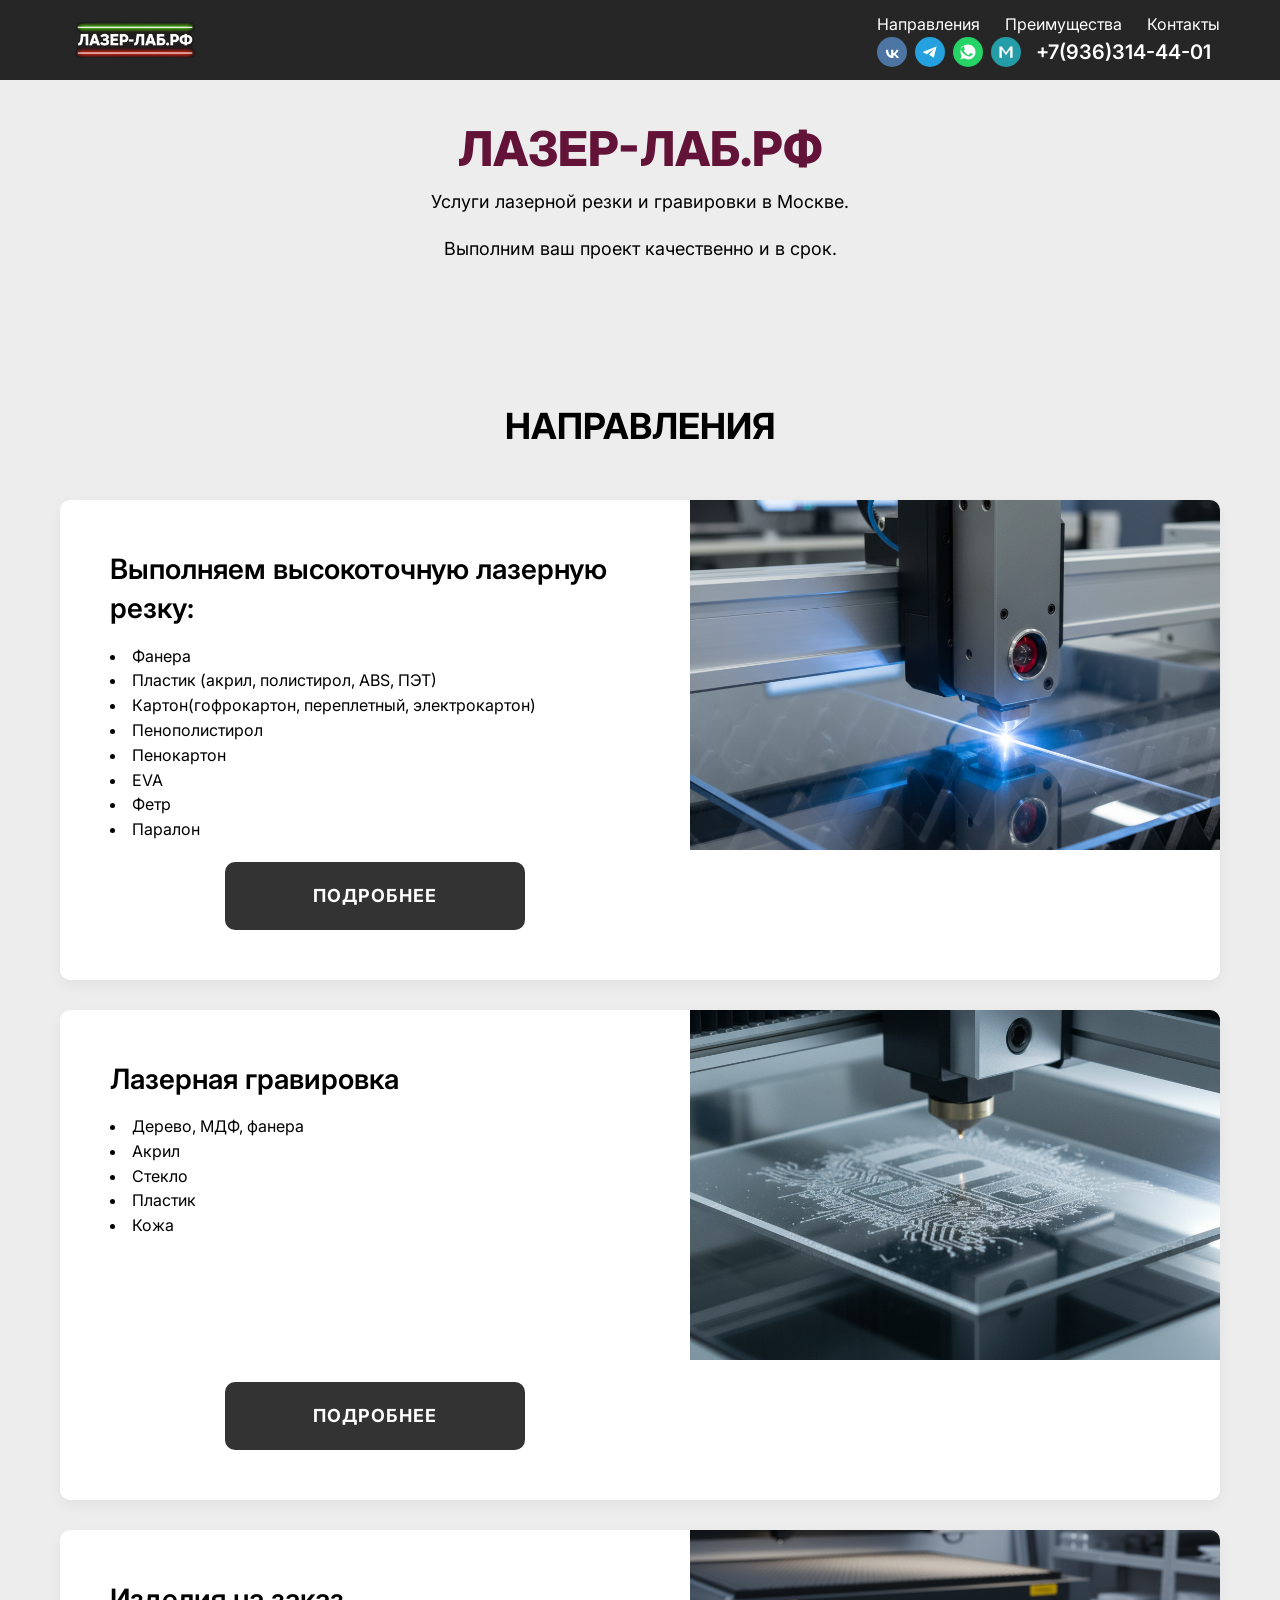
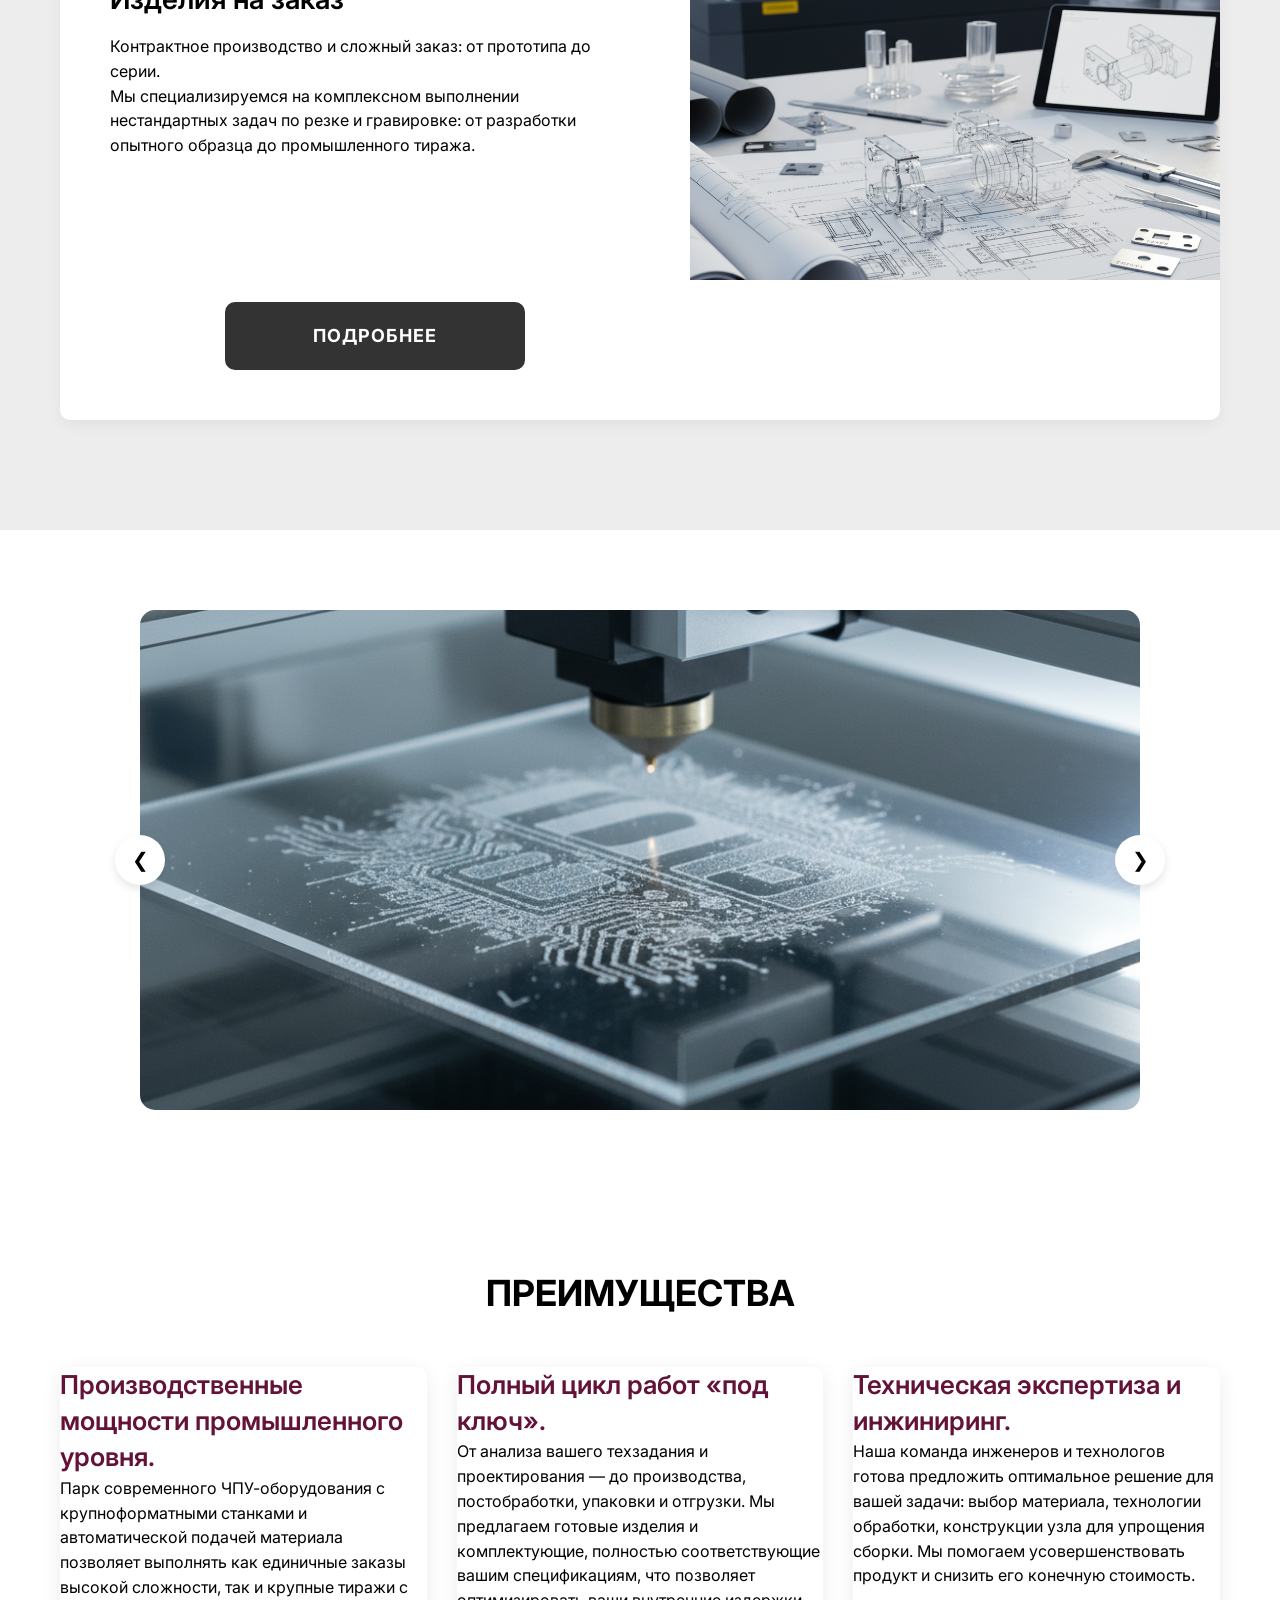
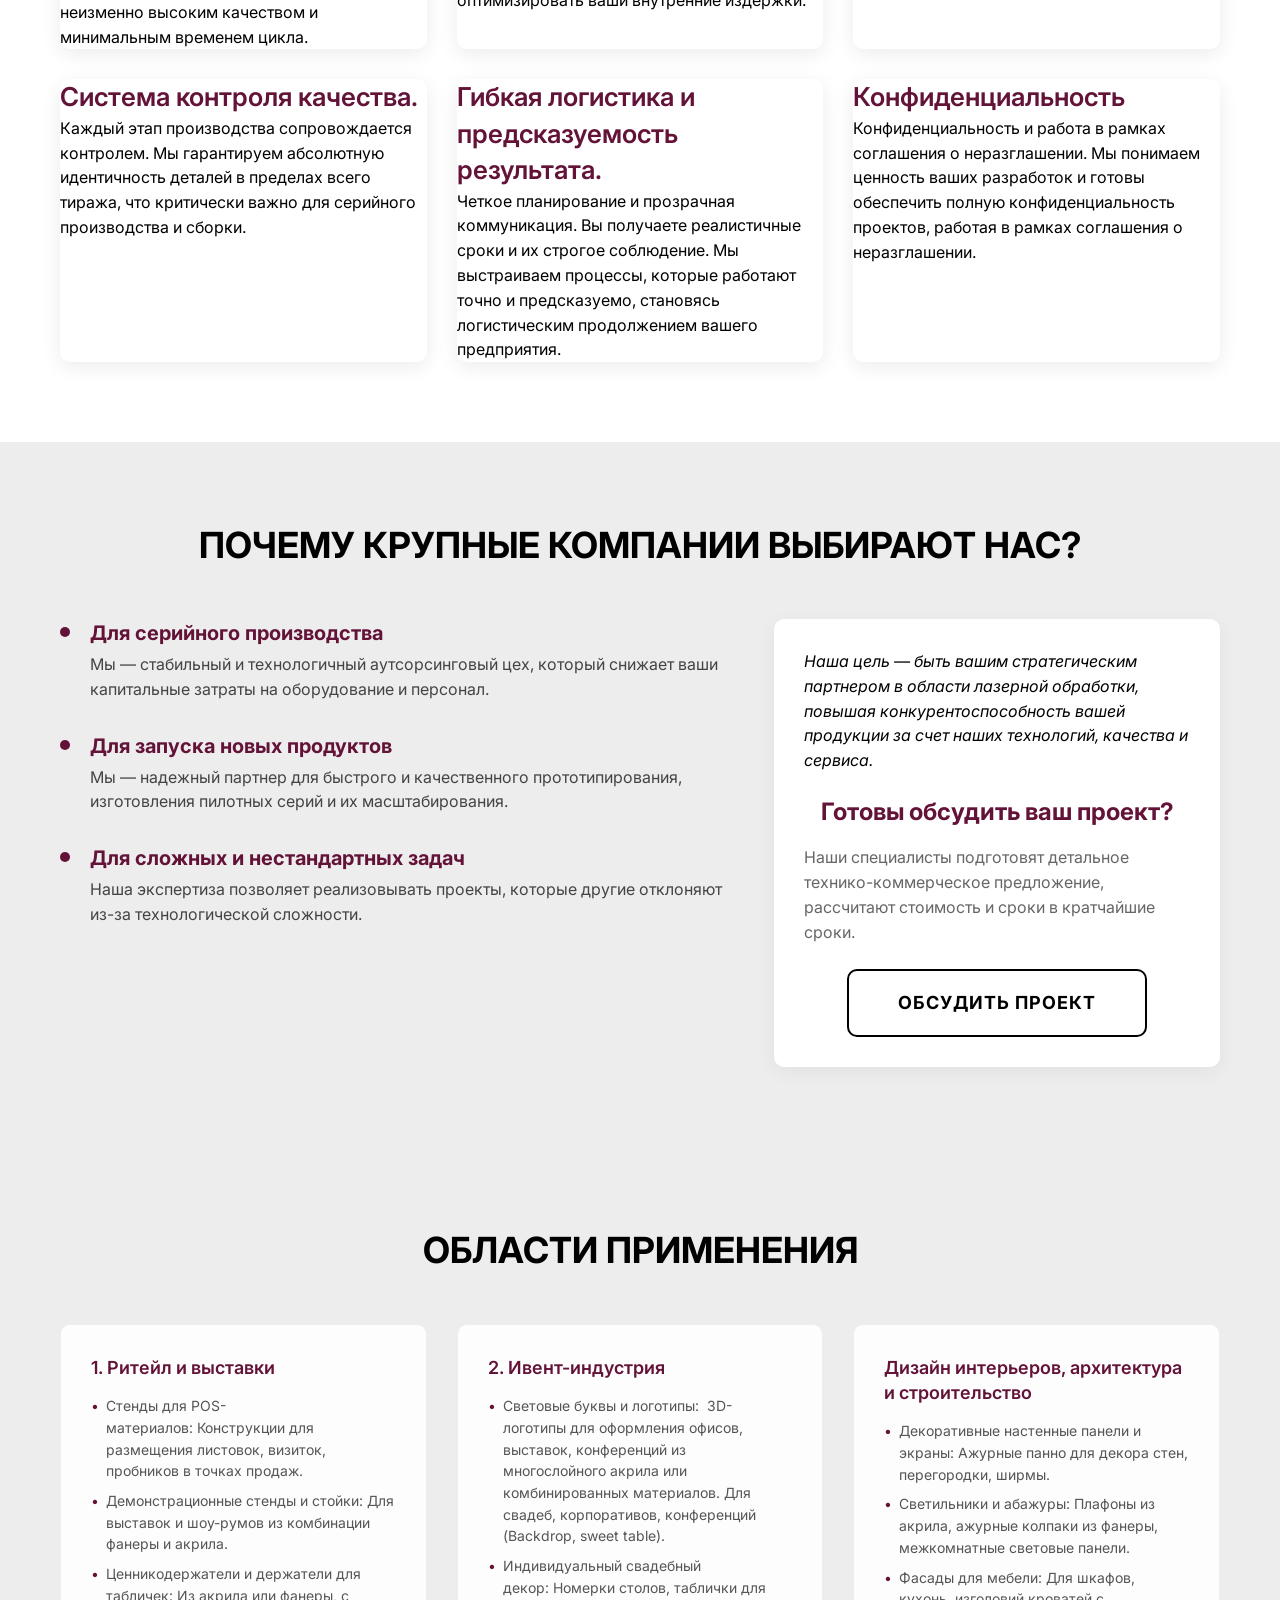
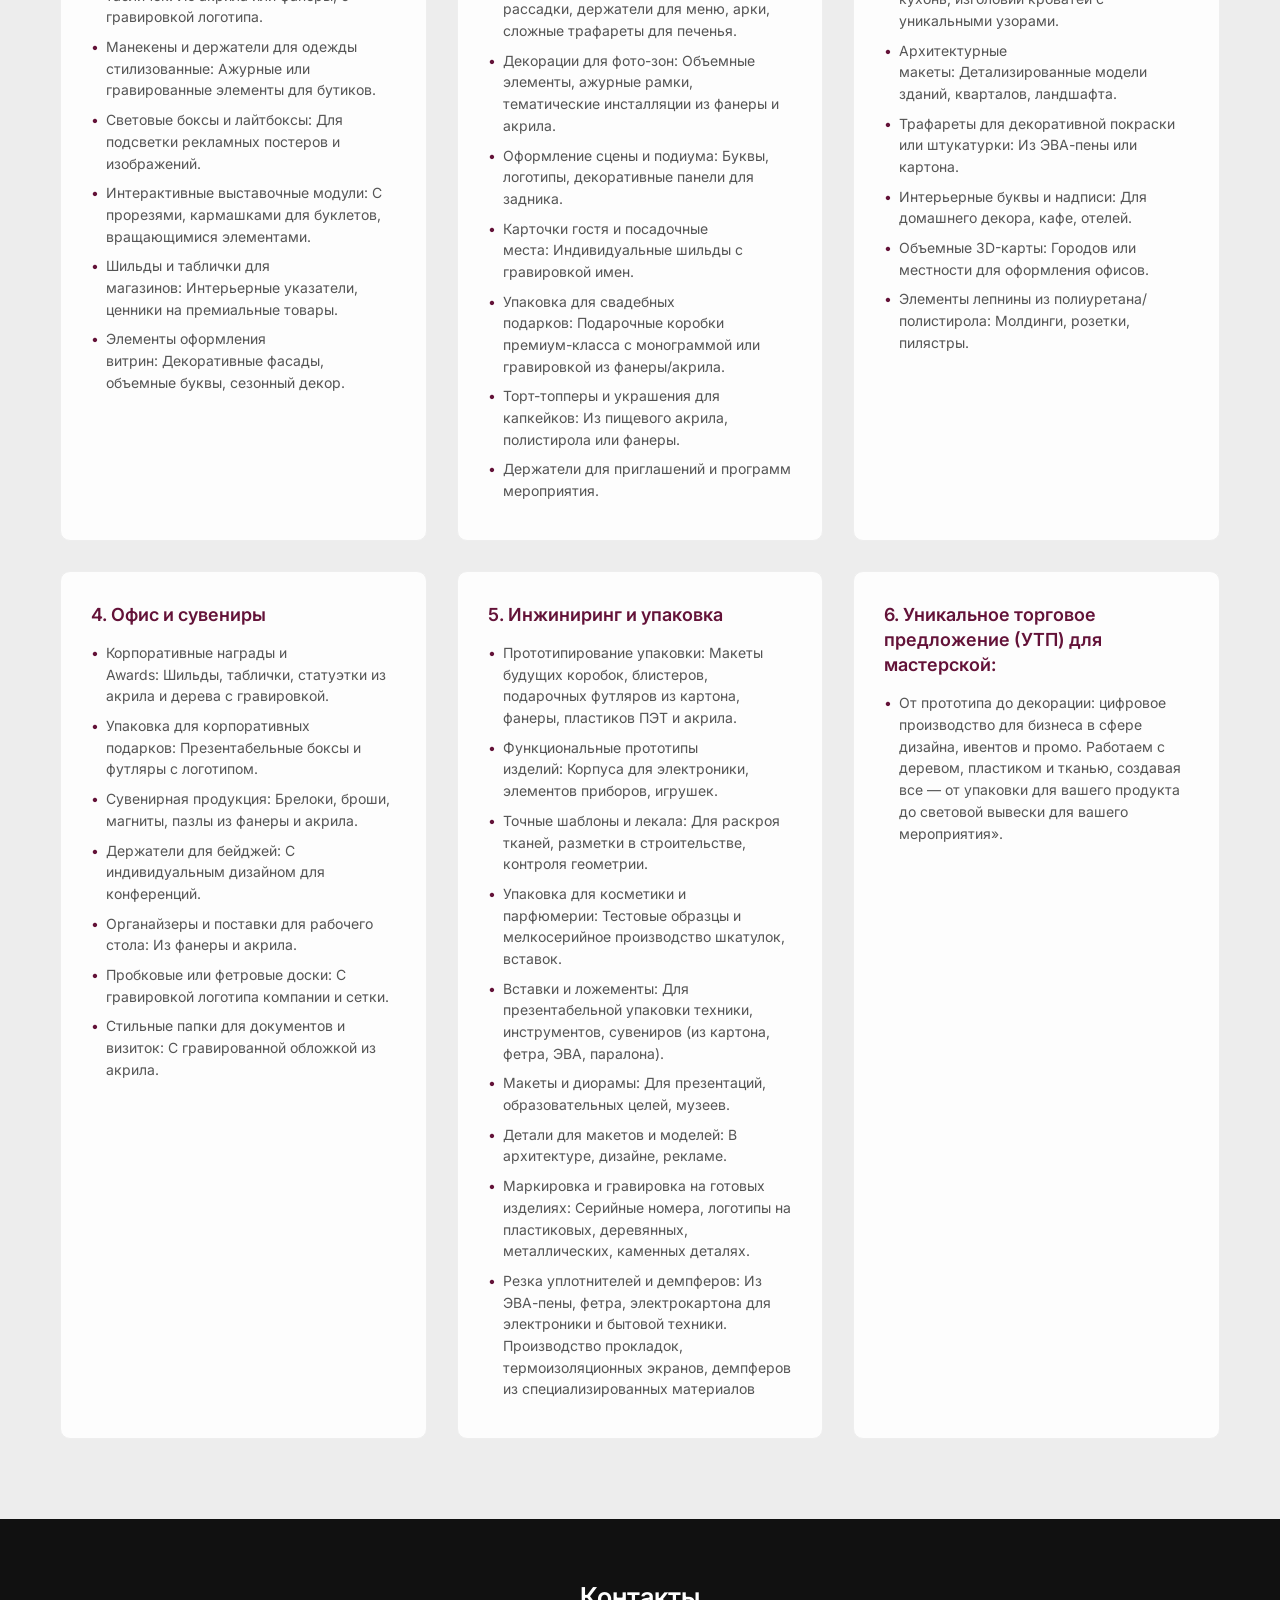
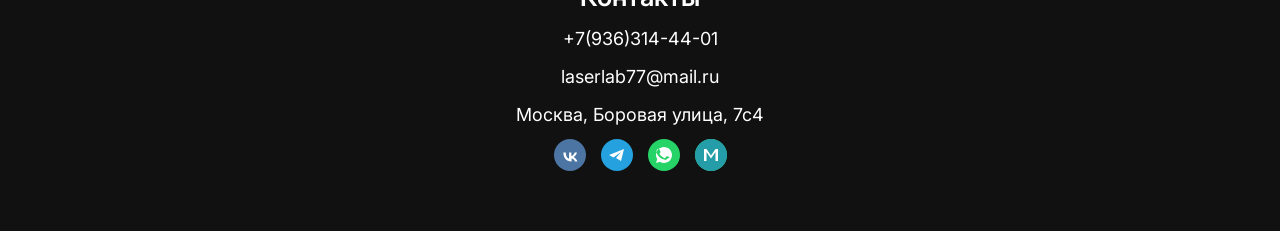
<file: index.html>
<!DOCTYPE html>
<html lang="ru">
<head>
    <meta charset="UTF-8">
    <meta name="viewport" content="width=device-width, initial-scale=1.0">
    <title>ЛАЗЕР-ЛАБ.РФ - Лазерная резка и гравировка</title>
    <meta name="description" content="Услуги лазерной резки и гравировки в Москве.">
    <link href="https://fonts.googleapis.com/css2?family=Inter:wght@300;400;600;700&display=swap" rel="stylesheet">
    <link rel="stylesheet" href="style.css">
</head>
<body>

    <header class="header">
        <div class="container header__container">
            <a href="index.html" class="logo"><img class="logo_img" src="img/logo.png" alt="логотип"></a>
            <nav class="nav">
                <ul class="nav__list">
                    <li><a href="#services" class="nav__link">Направления</a></li>
                    <li><a href="#advantages" class="nav__link">Преимущества</a></li>
                    <li><a href="#contact" class="nav__link">Контакты</a></li>
                </ul>
                <div class="nav__phone-block">
                    <div class="header__socials-mini">
                        <a href="https://vk.com/laserlaboratory" target="_blank" class="social-icon soc-vk-mini">
                            <svg width="32" height="32" viewBox="0 0 32 32" fill="none" xmlns="http://www.w3.org/2000/svg">
                                <circle cx="16" cy="16" r="16"/>
                                <path d="M17.15 22.4c-4.87 0-7.65-3.34-7.77-8.9h2.41c.08 4.08 1.88 5.81 3.3 6.16V13.5h2.27v3.52c1.39-.15 2.82-1.74 3.32-3.52h2.27c-.4 2.22-2.02 3.81-3.21 4.5 1.2 1.07 3.01 2.45 3.65 4.4h-2.48c-.5-1.57-1.76-2.78-3.32-2.93v2.93h-.44z" fill="white"/>
                            </svg>
                        </a>
                        <a href="https://t.me/+79363144401" target="_blank" class="social-icon soc-tg-mini">
                            <svg width="32" height="32" viewBox="0 0 32 32" fill="none" xmlns="http://www.w3.org/2000/svg">
                                <circle cx="16" cy="16" r="16"/>
                                <path d="M23 10L8 16L12.5 18.5L20 13L15 19L20 22L23 10Z" fill="white"/>
                            </svg>
                        </a>
                        <a href="https://wa.me/79363144401" target="_blank" class="social-icon soc-wa-mini">
                            <svg width="32" height="32" viewBox="0 0 32 32" fill="none" xmlns="http://www.w3.org/2000/svg">
                                <circle cx="16" cy="16" r="16"/>
                                <path d="M16 8C11.58 8 8 11.58 8 16C8 17.58 8.46 19.05 9.25 20.3L8 24L11.83 22.77C13.06 23.55 14.48 24 16 24C20.42 24 24 20.42 24 16C24 11.58 20.42 8 16 8ZM19.8 19.34C19.55 20.04 18.51 20.6 17.95 20.67C17.44 20.73 16.78 20.92 14.53 20C11.64 18.82 9.77 15.88 9.63 15.69C9.49 15.5 8.44 14.11 8.44 12.68C8.44 11.25 9.17 10.55 9.47 10.26C9.71 10.03 10.1 9.92 10.48 9.92C10.6 9.92 10.72 9.93 10.82 9.93C11.13 9.95 11.28 9.97 11.49 10.46C11.75 11.08 12.38 12.63 12.45 12.78C12.53 12.93 12.6 13.12 12.5 13.31C12.4 13.5 12.33 13.59 12.18 13.76C12.03 13.93 11.89 14.07 11.74 14.26C11.6 14.43 11.44 14.63 11.64 14.98C11.84 15.33 12.53 16.46 13.54 17.36C14.85 18.52 15.91 18.9 16.3 19.08C16.69 19.26 16.92 19.22 17.15 18.96C17.38 18.7 18.15 17.8 18.44 17.41C18.73 17.02 19.03 17.1 19.4 17.25C19.78 17.4 21.79 18.39 21.79 18.39C21.79 18.39 21.79 18.39 21.79 18.39" fill="white"/>
                            </svg>
                        </a>
                        <a href="https://max.ru/u/f9LHodD0cOJeE9eINkm-oCl4ajC9Mu6RRH30dMtrzcRRQ145QHzJp0qRFZE" target="_blank" aria-label="Макс" class="social-icon soc-max-mini">
                            <svg width="32" height="32" viewBox="0 0 32 32" fill="none" xmlns="http://www.w3.org/2000/svg">
                                <circle cx="16" cy="16" r="16"/>
                                <path d="M9 10H11.5L16 16.5L20.5 10H23V22H20.5V13L16 19.5L11.5 13V22H9V10Z" fill="white"/>
                            </svg>
                        </a>
                    </div>
                    <a href="tel:+79363144401" class="header__tel">+7(936)314-44-01</a>
                </div>
            </nav>
            <button class="burger-btn" aria-label="Открыть меню">
                <span></span><span></span><span></span>
            </button>
        </div>
    </header>

    <div class="mobile-menu">
        <ul class="mobile-menu__list">
            <li><a href="#services" class="mobile-menu__link">Направления</a></li>
            <li><a href="#advantages" class="mobile-menu__link">Преимущества</a></li>
            <li><a href="#contact" class="mobile-menu__link">Контакты</a></li>
            <li><a href="tel:+79363144401" style="color: inherit; text-decoration: none;">+7(936)314-44-01</a></li>
        </ul>
        <div class="mobile-menu__footer">
            <a href="tel:+79363144401" class="mobile-menu__phone">+7(936)314-44-01</a>
            <div class="mobile-menu__socials">
                <a href="https://vk.com/laserlaboratory" target="_blank" class="social-icon soc-vk">
                    <svg width="32" height="32" viewBox="0 0 32 32" fill="none" xmlns="http://www.w3.org/2000/svg">
                        <circle cx="16" cy="16" r="16"/>
                        <path d="M17.15 22.4c-4.87 0-7.65-3.34-7.77-8.9h2.41c.08 4.08 1.88 5.81 3.3 6.16V13.5h2.27v3.52c1.39-.15 2.82-1.74 3.32-3.52h2.27c-.4 2.22-2.02 3.81-3.21 4.5 1.2 1.07 3.01 2.45 3.65 4.4h-2.48c-.5-1.57-1.76-2.78-3.32-2.93v2.93h-.44z" fill="white"/>
                    </svg>
                </a>
                <a href="https://t.me/+79363144401" target="_blank" class="social-icon soc-tg">
                    <svg width="32" height="32" viewBox="0 0 32 32" fill="none" xmlns="http://www.w3.org/2000/svg">
                        <circle cx="16" cy="16" r="16"/>
                        <path d="M23 10L8 16L12.5 18.5L20 13L15 19L20 22L23 10Z" fill="white"/>
                    </svg>
                </a>
                <a href="https://wa.me/79363144401" target="_blank" class="social-icon soc-wa">
                    <svg width="32" height="32" viewBox="0 0 32 32" fill="none" xmlns="http://www.w3.org/2000/svg">
                        <circle cx="16" cy="16" r="16"/>
                        <path d="M16 8C11.58 8 8 11.58 8 16C8 17.58 8.46 19.05 9.25 20.3L8 24L11.83 22.77C13.06 23.55 14.48 24 16 24C20.42 24 24 20.42 24 16C24 11.58 20.42 8 16 8ZM19.8 19.34C19.55 20.04 18.51 20.6 17.95 20.67C17.44 20.73 16.78 20.92 14.53 20C11.64 18.82 9.77 15.88 9.63 15.69C9.49 15.5 8.44 14.11 8.44 12.68C8.44 11.25 9.17 10.55 9.47 10.26C9.71 10.03 10.1 9.92 10.48 9.92C10.6 9.92 10.72 9.93 10.82 9.93C11.13 9.95 11.28 9.97 11.49 10.46C11.75 11.08 12.38 12.63 12.45 12.78C12.53 12.93 12.6 13.12 12.5 13.31C12.4 13.5 12.33 13.59 12.18 13.76C12.03 13.93 11.89 14.07 11.74 14.26C11.6 14.43 11.44 14.63 11.64 14.98C11.84 15.33 12.53 16.46 13.54 17.36C14.85 18.52 15.91 18.9 16.3 19.08C16.69 19.26 16.92 19.22 17.15 18.96C17.38 18.7 18.15 17.8 18.44 17.41C18.73 17.02 19.03 17.1 19.4 17.25C19.78 17.4 21.79 18.39 21.79 18.39C21.79 18.39 21.79 18.39 21.79 18.39" fill="white"/>
                    </svg>
                </a>
                <a href="https://max.ru/u/f9LHodD0cOJeE9eINkm-oCl4ajC9Mu6RRH30dMtrzcRRQ145QHzJp0qRFZE" target="_blank" aria-label="Макс" class="social-icon soc-max">
                    <svg width="32" height="32" viewBox="0 0 32 32" fill="none" xmlns="http://www.w3.org/2000/svg">
                        <circle cx="16" cy="16" r="16"/>
                        <path d="M9 10H11.5L16 16.5L20.5 10H23V22H20.5V13L16 19.5L11.5 13V22H9V10Z" fill="white"/>
                    </svg>
                </a>
            </div>
        </div>
    </div>
    <section class="hero" id="about">
        <div class="container hero__content">
            <h1 class="hero__title">ЛАЗЕР-ЛАБ.РФ</h1>
            <p class="hero__descr">Услуги лазерной резки и гравировки в Москве.</p>
            <p class="hero__descr">Выполним ваш проект качественно и в срок.</p>
        </div>
    </section>
    <section class="section services" id="services">
        <div class="container">
            <h2 class="section-title">Направления</h2>
            <div class="service-item service-item--reverse"> 
                <div class="service-item__image">
                    <img src="img/резка акрила.png" alt="Лазерная резка">
                </div>
                <div class="service-item__text">
                    <h3>Выполняем высокоточную лазерную резку:</h3>
                    <li>Фанера</li>
                    <li>Пластик (акрил, полистирол, ABS, ПЭТ)</li>
                    <li>Картон(гофрокартон, переплетный, электрокартон)</li>
                    <li>Пенополистирол</li>
                    <li>Пенокартон</li>
                    <li>EVA</li>
                    <li>Фетр</li>
                    <li>Паралон</li>
                    <a href="cutting.html" class="btn btn--accent">Подробнее</a>
                </div>
            </div>
            <div class="service-item service-item--reverse">
                <div class="service-item__image">
                    <img src="img/гравировка акрил.png" alt="Лазерная гравировка">
                </div>
                <div class="service-item__text">
                    <h3>Лазерная гравировка</h3>
                    <li>Дерево, МДФ, фанера</li>
                    <li>Акрил</li>
                    <li>Стекло</li>
                    <li>Пластик</li>
                    <li>Кожа</li>
                    <br>
                    <br>
                    <br>
                    <br>
                    <br>
                    <a href="engraving.html" class="btn btn--accent">Подробнее</a>
                </div>
            </div>
            <div class="service-item service-item--reverse">
                <div class="service-item__image">
                    <img src="img/изделия на заказ.png" alt="Изделия на заказ">
                </div>
                <div class="service-item__text">
                    <h3>Изделия на заказ</h3>
                    <p>Контрактное производство и сложный заказ: от прототипа до серии.</p>
                    <p>Мы специализируемся на комплексном выполнении нестандартных задач по резке и гравировке: от разработки опытного образца до промышленного тиража.</p>
                    <br>
                    <br>
                    <br>
                    <br>
                    <br>
                    <a href="custom.html" class="btn btn--accent">Подробнее</a>
                </div>
            </div>
        </div>
    </section>
    <section class="section portfolio">
        <div class="container">
            <div class="slider-container">
                <button class="slider-btn slider-btn--prev">❮</button>
                <div class="slider-track-wrapper">
                    <div class="slider-track">
                        <div class="slide"><img src="img/гравировка акрил.png" alt="Portfolio 1"></div>
                        <div class="slide"><img src="img/гравировка кожа.png" alt="Portfolio 2"></div>
                        <div class="slide"><img src="img/гравировка стекло.png" alt="Portfolio 3"></div>
                        <div class="slide"><img src="img/резка пенокартона.png" alt="Portfolio 4"></div>
                        <div class="slide"><img src="img/резка ЭВА.png" alt="Portfolio 4"></div>
                        <div class="slide"><img src="img/резка фетр.png" alt="Portfolio 4"></div>
                    </div>
                </div>
                <button class="slider-btn slider-btn--next">❯</button>
            </div>
        </div>
    </section>
    <section id="advantages" class="section">
        <div class="container">
            <h2 class="section-title">Преимущества</h2>
        
            <div class="product-grid">
                <div class="product-card">
                    <div class="product-card__content">
                        <h3 class="product-card__title">Производственные мощности промышленного уровня.</h3>
                        <p class="product-card__text">Парк современного ЧПУ-оборудования с крупноформатными станками и автоматической подачей материала позволяет выполнять как единичные заказы высокой сложности, так и крупные тиражи с неизменно высоким качеством и минимальным временем цикла.</p>
                    </div>
                </div>
                <div class="product-card">
                    <div class="product-card__content">
                        <h3 class="product-card__title">Полный цикл работ «под ключ».</h3>
                        <p class="product-card__text">От анализа вашего техзадания и проектирования — до производства, постобработки, упаковки и отгрузки. Мы предлагаем готовые изделия и комплектующие, полностью соответствующие вашим спецификациям, что позволяет оптимизировать ваши внутренние издержки.</p>
                    </div>
                </div>
                <div class="product-card">
                    <div class="product-card__content">
                        <h3 class="product-card__title">Техническая экспертиза и инжиниринг.</h3>
                        <p class="product-card__text">Наша команда инженеров и технологов готова предложить оптимальное решение для вашей задачи: выбор материала, технологии обработки, конструкции узла для упрощения сборки. Мы помогаем усовершенствовать продукт и снизить его конечную стоимость.</p>
                    </div>
                </div>
                <div class="product-card">
                    <div class="product-card__content">
                        <h3 class="product-card__title">Система контроля качества.</h3>
                        <p class="product-card__text">Каждый этап производства сопровождается контролем. Мы гарантируем абсолютную идентичность деталей в пределах всего тиража, что критически важно для серийного производства и сборки.</p>
                    </div>
                </div>
                <div class="product-card">
                    <div class="product-card__content">
                        <h3 class="product-card__title">Гибкая логистика и предсказуемость результата.</h3>
                        <p class="product-card__text">Четкое планирование и прозрачная коммуникация. Вы получаете реалистичные сроки и их строгое соблюдение. Мы выстраиваем процессы, которые работают точно и предсказуемо, становясь логистическим продолжением вашего предприятия.</p>
                    </div>
                </div>
                <div class="product-card">
                    <div class="product-card__content">
                        <h3 class="product-card__title">Конфиденциальность</h3>
                        <p class="product-card__text">Конфиденциальность и работа в рамках соглашения о неразглашении. Мы понимаем ценность ваших разработок и готовы обеспечить полную конфиденциальность проектов, работая в рамках соглашения о неразглашении.</p>
                    </div>
                </div>
            </div>
        </div>
    </section>
    <section id="why-us" class="section section--bg-gray">
        <div class="container">
            <h2 class="section-title">Почему крупные компании выбирают нас?</h2>
            <div class="why-us__content">
                <ul class="why-us__list">
                    <li class="why-us__item">
                        <h4 class="why-us__item-title">Для серийного производства</h4>
                        <p class="why-us__item-text">Мы — стабильный и технологичный аутсорсинговый цех, который снижает ваши капитальные затраты на оборудование и персонал.</p>
                    </li>
                    <li class="why-us__item">
                        <h4 class="why-us__item-title">Для запуска новых продуктов</h4>
                        <p class="why-us__item-text">Мы — надежный партнер для быстрого и качественного прототипирования, изготовления пилотных серий и их масштабирования.</p>
                    </li>
                    <li class="why-us__item">
                        <h4 class="why-us__item-title">Для сложных и нестандартных задач</h4>
                        <p class="why-us__item-text">Наша экспертиза позволяет реализовывать проекты, которые другие отклоняют из-за технологической сложности.</p>
                    </li>
                </ul>
                <div class="why-us__cta-block">
                    <p class="why-us__cta-text">Наша цель — быть вашим стратегическим партнером в области лазерной обработки, повышая конкурентоспособность вашей продукции за счет наших технологий, качества и сервиса.</p>
                    <p class="why-us__cta-prompt">Готовы обсудить ваш проект?</p>
                    <p class="why-us__cta-description">Наши специалисты подготовят детальное технико-коммерческое предложение, рассчитают стоимость и сроки в кратчайшие сроки.</p>
                    <a href="#" class="btn btn--accent js-open-modal">Обсудить проект</a>
                </div>
            </div>
        </div>
    </section>
    <section class="section full-services" id="full-services">
        <div class="container">
            <h2 class="section-title">Области применения</h2>
            <div class="services-grid">
                <div class="service-category">
                    <h3>1. Ритейл и выставки</h3>
                    <ul>
                        <li>Стенды для POS-материалов: Конструкции для размещения листовок, визиток, пробников в точках продаж.</li>
                        <li>Демонстрационные стенды и стойки: Для выставок и шоу-румов из комбинации фанеры и акрила.</li>
                        <li>Ценникодержатели и держатели для табличек: Из акрила или фанеры, с гравировкой логотипа.</li>
                        <li>Манекены и держатели для одежды стилизованные: Ажурные или гравированные элементы для бутиков.</li>
                        <li>Световые боксы и лайтбоксы: Для подсветки рекламных постеров и изображений.</li>
                        <li>Интерактивные выставочные модули: С прорезями, кармашками для буклетов, вращающимися элементами.</li>
                        <li>Шильды и таблички для магазинов: Интерьерные указатели, ценники на премиальные товары.</li>
                        <li>Элементы оформления витрин: Декоративные фасады, объемные буквы, сезонный декор.</li>
                    </ul>
                </div>
                <div class="service-category">
                    <h3>2. Ивент-индустрия</h3>
                    <ul>
                        <li>Световые буквы и логотипы:  3D-логотипы для оформления офисов, выставок, конференций из многослойного акрила или комбинированных материалов. Для свадеб, корпоративов, конференций (Backdrop, sweet table).</li>
                        <li>Индивидуальный свадебный декор: Номерки столов, таблички для рассадки, держатели для меню, арки, сложные трафареты для печенья.</li>
                        <li>Декорации для фото-зон: Объемные элементы, ажурные рамки, тематические инсталляции из фанеры и акрила.</li>
                        <li>Оформление сцены и подиума: Буквы, логотипы, декоративные панели для задника.</li>
                        <li>Карточки гостя и посадочные места: Индивидуальные шильды с гравировкой имен.</li>
                        <li>Упаковка для свадебных подарков: Подарочные коробки премиум-класса с монограммой или гравировкой из фанеры/акрила.</li>
                        <li>Торт-топперы и украшения для капкейков: Из пищевого акрила, полистирола или фанеры.</li>
                        <li>Держатели для приглашений и программ мероприятия.</li>
                    </ul>
                </div>
                <div class="service-category">
                    <h3>Дизайн интерьеров, архитектура и строительство</h3>
                    <ul>
                        <li>Декоративные настенные панели и экраны: Ажурные панно для декора стен, перегородки, ширмы.</li>
                        <li>Светильники и абажуры: Плафоны из акрила, ажурные колпаки из фанеры, межкомнатные световые панели.</li>
                        <li>Фасады для мебели: Для шкафов, кухонь, изголовий кроватей с уникальными узорами.</li>
                        <li>Архитектурные макеты: Детализированные модели зданий, кварталов, ландшафта.</li>
                        <li>Трафареты для декоративной покраски или штукатурки: Из ЭВА-пены или картона.</li>
                        <li>Интерьерные буквы и надписи: Для домашнего декора, кафе, отелей.</li>
                        <li>Объемные 3D-карты: Городов или местности для оформления офисов.</li>
                        <li>Элементы лепнины из полиуретана/полистирола: Молдинги, розетки, пилястры.</li>
                    </ul>
                </div>
                <div class="service-category">
                    <h3>4. Офис и сувениры</h3>
                    <ul>
                        <li>Корпоративные награды и Awards: Шильды, таблички, статуэтки из акрила и дерева с гравировкой.</li>
                        <li>Упаковка для корпоративных подарков: Презентабельные боксы и футляры с логотипом.</li>
                        <li>Сувенирная продукция: Брелоки, броши, магниты, пазлы из фанеры и акрила.</li>
                        <li>Держатели для бейджей: С индивидуальным дизайном для конференций.</li>
                        <li>Органайзеры и поставки для рабочего стола: Из фанеры и акрила.</li>
                        <li>Пробковые или фетровые доски: С гравировкой логотипа компании и сетки.</li>
                        <li>Стильные папки для документов и визиток: С гравированной обложкой из акрила.</li>
                    </ul>
                </div>
                <div class="service-category">
                    <h3>5. Инжиниринг и упаковка</h3>
                    <ul>
                        <li>Прототипирование упаковки: Макеты будущих коробок, блистеров, подарочных футляров из картона, фанеры, пластиков ПЭТ и акрила.</li>
                        <li>Функциональные прототипы изделий: Корпуса для электроники, элементов приборов, игрушек.</li>
                        <li>Точные шаблоны и лекала: Для раскроя тканей, разметки в строительстве, контроля геометрии.</li>
                        <li>Упаковка для косметики и парфюмерии: Тестовые образцы и мелкосерийное производство шкатулок, вставок.</li>
                        <li>Вставки и ложементы: Для презентабельной упаковки техники, инструментов, сувениров (из картона, фетра, ЭВА, паралона).</li>
                        <li>Макеты и диорамы: Для презентаций, образовательных целей, музеев.</li>
                        <li>Детали для макетов и моделей: В архитектуре, дизайне, рекламе.</li>
                        <li>Маркировка и гравировка на готовых изделиях: Серийные номера, логотипы на пластиковых, деревянных, металлических, каменных деталях.</li>
                        <li>Резка уплотнителей и демпферов: Из ЭВА-пены, фетра, электрокартона для электроники и бытовой техники. Производство прокладок, термоизоляционных экранов, демпферов из специализированных материалов</li>
                    </ul>
                </div>
                <div class="service-category">
                    <h3>6. Уникальное торговое предложение (УТП) для мастерской:</h3>
                    <ul>
                        <li>От прототипа до декорации: цифровое производство для бизнеса в сфере дизайна, ивентов и промо. Работаем с деревом, пластиком и тканью, создавая все — от упаковки для вашего продукта до световой вывески для вашего мероприятия».</li>
                    </ul>      
                </div>
            </div>
        </div>
    </section>
    <footer class="footer" id="contact">
        <div class="container footer__container">
            <div class="footer__info">
                <h3>Контакты</h3>
                <p><a href="tel:+79363144401">+7(936)314-44-01</a></p>
                <p><a href="mailto:laserlab77@mail.ru">laserlab77@mail.ru</a></p>
                <p class="footer__address">Москва, Боровая улица, 7с4</p>
            </div>
            <div class="footer__socials">
                <a href="https://vk.com/laserlaboratory" target="_blank" class="social-icon soc-vk-mini">
                    <svg width="32" height="32" viewBox="0 0 32 32" fill="none" xmlns="http://www.w3.org/2000/svg">
                        <circle cx="16" cy="16" r="16"/>
                        <path d="M17.15 22.4c-4.87 0-7.65-3.34-7.77-8.9h2.41c.08 4.08 1.88 5.81 3.3 6.16V13.5h2.27v3.52c1.39-.15 2.82-1.74 3.32-3.52h2.27c-.4 2.22-2.02 3.81-3.21 4.5 1.2 1.07 3.01 2.45 3.65 4.4h-2.48c-.5-1.57-1.76-2.78-3.32-2.93v2.93h-.44z" fill="white"/>
                    </svg>
                </a>
                <a href="https://t.me/+79363144401" target="_blank" class="social-icon soc-tg-mini">
                    <svg width="32" height="32" viewBox="0 0 32 32" fill="none" xmlns="http://www.w3.org/2000/svg">
                        <circle cx="16" cy="16" r="16"/>
                        <path d="M23 10L8 16L12.5 18.5L20 13L15 19L20 22L23 10Z" fill="white"/>
                    </svg>
                </a>
                <a href="https://wa.me/79363144401" target="_blank" class="social-icon soc-wa-mini">
                    <svg width="32" height="32" viewBox="0 0 32 32" fill="none" xmlns="http://www.w3.org/2000/svg">
                        <circle cx="16" cy="16" r="16"/>
                        <path d="M16 8C11.58 8 8 11.58 8 16C8 17.58 8.46 19.05 9.25 20.3L8 24L11.83 22.77C13.06 23.55 14.48 24 16 24C20.42 24 24 20.42 24 16C24 11.58 20.42 8 16 8ZM19.8 19.34C19.55 20.04 18.51 20.6 17.95 20.67C17.44 20.73 16.78 20.92 14.53 20C11.64 18.82 9.77 15.88 9.63 15.69C9.49 15.5 8.44 14.11 8.44 12.68C8.44 11.25 9.17 10.55 9.47 10.26C9.71 10.03 10.1 9.92 10.48 9.92C10.6 9.92 10.72 9.93 10.82 9.93C11.13 9.95 11.28 9.97 11.49 10.46C11.75 11.08 12.38 12.63 12.45 12.78C12.53 12.93 12.6 13.12 12.5 13.31C12.4 13.5 12.33 13.59 12.18 13.76C12.03 13.93 11.89 14.07 11.74 14.26C11.6 14.43 11.44 14.63 11.64 14.98C11.84 15.33 12.53 16.46 13.54 17.36C14.85 18.52 15.91 18.9 16.3 19.08C16.69 19.26 16.92 19.22 17.15 18.96C17.38 18.7 18.15 17.8 18.44 17.41C18.73 17.02 19.03 17.1 19.4 17.25C19.78 17.4 21.79 18.39 21.79 18.39C21.79 18.39 21.79 18.39 21.79 18.39" fill="white"/>
                    </svg>
                </a>
                <a href="https://max.ru/u/f9LHodD0cOJeE9eINkm-oCl4ajC9Mu6RRH30dMtrzcRRQ145QHzJp0qRFZE" target="_blank" aria-label="Макс" class="social-icon soc-wa-mini">
                    <svg width="32" height="32" viewBox="0 0 32 32" fill="none" xmlns="http://www.w3.org/2000/svg">
                        <circle cx="16" cy="16" r="16" fill="#259da8"/>
                        <path d="M9 10H11.5L16 16.5L20.5 10H23V22H20.5V13L16 19.5L11.5 13V22H9V10Z" fill="white"/>
                    </svg>
                </a>
            </div>
        </div>
    </footer>
    <div class="modal" id="contact-modal">
        <div class="modal__overlay" data-modal-close></div>
        <div class="modal__content">
            <button class="modal__close-btn js-close-modal">&times;</button>
            <h3>Заказать звонок</h3>
            <form class="contact-form" id="callback-form" method="POST" action="https://formsubmit.co/laserlab77@mail.ru">
                <input type="text" name="name" placeholder="Ваше имя" required>
                <input type="tel" name="phone" placeholder="Ваш телефон" required pattern="[0-9]{7,15}">
                <button type="submit" class="btn contact-form__submit">Отправить</button>
            </form>
        </div>
    </div>
    <script src="script.js"></script>
</body>
</html>
</file>
<file: style.css>
:root {
    --font-main: 'Inter', sans-serif;
    --color-black: #000000;
    --color-white: #ffffff;
    --color-gray-bg: #ededed;
    --color-accent: #631238;
    --container-width: 1200px;
    --header-height: 80px;
}

* { box-sizing: border-box; margin: 0; padding: 0; }
body { 
    font-family: var(--font-main); 
    color: var(--color-black); 
    line-height: 1.55; 
    overflow-x: hidden; 
    padding-top: var(--header-height);
}
ul { list-style: none; }
a { text-decoration: none; color: inherit; transition: 0.3s; }
h1 { font-size: 42px; line-height: 1.2; font-weight: 800; text-transform: uppercase; }
h2 { font-size: 32px; line-height: 1.3; font-weight: 700; text-transform: uppercase; }
h3 { font-size: 26px; line-height: 1.4; font-weight: 600; }
h4 { font-size: 20px; line-height: 1.4; font-weight: 600; }
.container { max-width: var(--container-width); margin: 0 auto; padding: 0 20px; }
.section { padding: 80px 0; }
.section-title { font-size: 36px; text-align: center; margin-bottom: 50px; text-transform: uppercase; font-weight: 700; }

.btn {
    display: inline-block;
    background: var(--color-white);
    color: var(--color-black);
    padding: 14px 35px;
    border-radius: 30px;
    font-weight: 600;
    cursor: pointer;
    border: none;
    transition: 0.3s;
}
.btn:hover { background: var(--color-accent); color: white; transform: translateY(-2px); }

.btn--hero {
    padding: 22px 60px;
    font-size: 20px;
    font-weight: 700;
    background: var(--color-white); 
    color: var(--color-black);
    border: 3px solid transparent; 
    box-shadow: 0 8px 20px rgba(0, 0, 0, 0.3);
    border-radius: 10px;
}

.btn--hero:hover {
    background: var(--color-accent); 
    color: var(--color-white);
    border: 3px solid var(--color-white); 
    transform: scale(1.1);
    box-shadow: 0 10px 25px rgba(37, 157, 168, 0.5);
}

.btn--secondary {
    background: transparent;
    border: 2px solid var(--color-black);
    margin-top: 20px;
    font-size: 16px;
    padding: 12px 30px;
}

.btn--secondary:hover {
    background: var(--color-black);
    color: white;
}

/* Header */
.header { 
    position: fixed; 
    top: 0; 
    left: 0; 
    width: 100%; 
    z-index: 1000; 
    background: rgba(0,0,0,0.85); 
    height: var(--header-height); 
    display: flex; 
    align-items: center; 
    color: white; 
    backdrop-filter: blur(5px); 
}

.header__container { 
    display: flex; 
    justify-content: space-between; 
    align-items: center; 
    width: 100%; 
    height: 100%;
}

.logo {
    display: flex;
    align-items: center;
    height: 100%;
    padding: 0;
}

.logo_img {
    height: 150px;
    width: auto;
    object-fit: contain;
    vertical-align: middle;
    transition: transform 0.3s ease;
}

.logo_img:hover {
    transform: scale(1.05);
}

.nav__list { display: flex; gap: 25px; }
.burger-btn { display: none; flex-direction: column; gap: 5px; background: none; border: none; cursor: pointer; }
.burger-btn span { width: 25px; height: 2px; background: white; }

/* Mobile Menu */
.mobile-menu {
    position: fixed;
    top: 0;
    left: 0;
    width: 100%;
    height: 100dvh;
    background: #000;
    z-index: 2000;
    transform: translateY(-100%);
    transition: transform 0.4s ease;
    padding: calc(var(--header-height) + 20px) 20px 20px;
    display: flex;
    flex-direction: column;
    overflow-y: auto;
    overscroll-behavior: contain;
    visibility: hidden;
    pointer-events: none;
    justify-content: flex-start;
}

.mobile-menu.active {
    transform: translateY(0);
    visibility: visible;
    pointer-events: auto;
}

.mobile-menu__list { 
    text-align: center; 
    flex-grow: 1;
    margin-bottom: 20px;
}
.mobile-menu__list li { margin: 25px 0; }
.mobile-menu__list a { font-size: 24px; color: white; }
.mobile-menu__btn {
    display: block; 
    text-align: center;
    width: 100%;
    margin-top: auto;
}

.nav__phone-block {
    display: flex;
    align-items: center;
    gap: 15px;
}

.header__tel {
    font-size: 20px;
    font-weight: 600;
}

.header__socials-mini {
    display: flex;
    gap: 8px;
}

/* Общие стили иконок-заглушек (если нет SVG картинок) */
.social-icon {
    display: flex;
    align-items: center;
    justify-content: center;
    border-radius: 50%;
    color: #fff !important;
    font-size: 12px;
    font-weight: bold;
    transition: 0.3s;
}

/* Размеры для хедера */
.header__socials-mini .social-icon { width: 30px; height: 30px; }

/* Размеры для мобильного меню */
.mobile-menu__socials {
    display: flex;
    justify-content: center;
    gap: 20px;
    margin-top: 30px;
}
.mobile-menu__socials .social-icon { width: 30px; height: 30px; font-size: 18px; }

/* Фирменные цвета */
.soc-vk, .soc-vk-mini { background-color: #4C75A3; }
.soc-tg, .soc-tg-mini { background-color: #24A1DE; }
.soc-wa, .soc-wa-mini { background-color: #25D366; }
.soc-max, .soc-max-mini { background-color: #259da8; }

.social-icon svg {
    width: 100%;
    height: 100%;
    display: block;
}

.social-icon:hover { opacity: 0.8; transform: scale(1.1); }

/* Мобильное меню - футер */
.mobile-menu__footer {
    margin-top: auto;
    padding-bottom: 40px;
    text-align: center;
}
.mobile-menu__phone {
    font-size: 24px;
    font-weight: 600;
    color: white;
    display: block;
    margin-bottom: 20px;
}


/* Hero */
.hero { 
    position: relative; 
    min-height: 200px;
    display: flex; 
    align-items: center; 
    justify-content: center; 
    text-align: center; 
    color: black;
    background: var(--color-gray-bg);
    padding: 40px 0;
}

.hero__content {
    position: relative;
    z-index: 1;
}

.hero__title { 
    font-size: 48px;
    font-weight: 800; 
    margin-bottom: 10px; 
    text-transform: uppercase;
    color: var(--color-accent);
}

.hero__descr { 
    font-size: 18px; 
    max-width: 800px; 
    margin: 0 auto 20px; 
}

/* Service Items */
.services { background: var(--color-gray-bg); }
.service-item { display: flex; background: white; margin-bottom: 30px; border-radius: 10px; overflow: hidden; box-shadow: 0 5px 15px rgba(0,0,0,0.05); }
.service-item--reverse { flex-direction: row-reverse; }
.service-item__text .btn {
    align-self: center;
    margin-top: 20px;
}
.service-item__image { flex: 1; height: 350px; }
.service-item__image img { width: 100%; height: 100%; object-fit: cover; }
.service-item__text { flex: 1; padding: 50px; display: flex; flex-direction: column; justify-content: center; align-items: flex-start; }
.service-item__text h3 { font-size: 28px; margin-bottom: 15px; }

/* Portfolio Slider */
.slider-container { position: relative; max-width: 1000px; margin: 0 auto; display: flex; align-items: center; }
.slider-track-wrapper { overflow: hidden; width: 100%; border-radius: 15px; touch-action: pan-y; }
.slider-track { display: flex; transition: 0.5s ease-in-out; }
.slide { min-width: 100%; height: 500px; }
.slide img { width: 100%; height: 100%; object-fit: cover; }
.slider-btn { position: absolute; top: 50%; transform: translateY(-50%); background: white; border: none; width: 50px; height: 50px; border-radius: 50%; cursor: pointer; z-index: 10; font-size: 20px; box-shadow: 0 4px 10px rgba(0,0,0,0.1); }
.slider-btn--prev { left: -25px; }
.slider-btn--next { right: -25px; }

/* Full Services Grid */
.full-services { background: var(--color-gray-bg); }
.services-grid { display: grid; grid-template-columns: repeat(auto-fit, minmax(280px, 1fr)); gap: 30px; }
.service-category { background: #fdfdfd; padding: 30px; border: 1px solid #eee; border-radius: 10px; }
.service-category h3 { color: var(--color-accent); margin-bottom: 15px; font-size: 18px; }
.service-category li { margin-bottom: 8px; font-size: 14px; color: #555; position: relative; padding-left: 15px; }
.service-category li::before { content: "•"; position: absolute; left: 0; color: var(--color-accent); }

/* Footer */
.footer { background: #111; color: white; padding: 60px 0; text-align: center; }
.footer__info p { margin: 10px 0; font-size: 18px; }
.footer__socials { margin-top: 25px; display: flex; justify-content: center; gap: 20px; }

/* Modal */
.modal { position: fixed; inset: 0; background: rgba(0,0,0,0.8); z-index: 10000; display: none; align-items: center; justify-content: center; padding: 20px; }
.modal.is-visible { display: flex; }
.modal__content { background: white; padding: 40px; border-radius: 15px; width: 100%; max-width: 400px; position: relative; }
.modal__close-btn { position: absolute; top: 15px; right: 20px; font-size: 30px; background: none; border: none; cursor: pointer; }
.contact-form { display: flex; flex-direction: column; gap: 15px; margin-top: 20px; }
.contact-form input { padding: 12px; border: 1px solid #ddd; border-radius: 5px; }
.contact-form__submit { background: var(--color-accent); color: white; }

/* --- Catalog Pages Styles --- */
.catalog-content {
    padding-top: calc(var(--header-height) + 40px);
    padding-bottom: 80px;
    background-color: var(--color-gray-bg);
}

/* Заголовок страницы */
.catalog-title {
    font-size: 42px;
    font-weight: 700;
    text-align: center;
    margin-bottom: 60px;
    color: var(--color-black);
}

/* Сетка товаров */
.product-grid {
    display: grid;
    grid-template-columns: repeat(auto-fit, minmax(300px, 1fr));
    gap: 30px;
}

/* Контейнер для центрирования кнопки CTA */
.catalog-cta-wrapper {
    text-align: center;
    margin-bottom: 60px;
}

/* Стиль для центрированного параграфа-описания */
.catalog-descr {
    text-align: center;
    max-width: 800px;
    margin: 0 auto 50px;
    font-size: 18px;
    color: #444;
}

.product-grid--single {
    display: grid;
    grid-template-columns: repeat(3, 1fr); 
    gap: 30px;
}

/* Карточка товара/услуги */
.product-card {
    background: var(--color-white);
    border-radius: 10px;
    overflow: hidden;
    box-shadow: 0 5px 20px rgba(0, 0, 0, 0.08);
    transition: transform 0.3s, box-shadow 0.3s;
    display: flex;
    flex-direction: column;
    align-items: flex-start;
    position: relative; 
    z-index: 1;
}

.product-card:hover {
    transform: translateY(-5px);
    box-shadow: 0 10px 30px rgba(0, 0, 0, 0.2);
    z-index: 2;
}

.product-card__image {
    height: 250px;
    width: 100%;
    overflow: hidden;
}
.product-card__image img {
    width: 100%;
    height: 100%;
    object-fit: cover;
}

.product-card__info {
    padding: 25px;
}

.product-card__info h4 {
    font-size: 20px;
    font-weight: 600;
    color: var(--color-accent);
    margin-bottom: 10px;
}

.product-card__info p {
    font-size: 14px;
    color: #555;
    line-height: 1.4;
}

/* Окно подробностей */
.product-detail-overlay {
    display: none;
    position: fixed;
    top: 0;
    left: 0;
    width: 100%;
    height: 100%;
    background: var(--color-gray-bg);
    z-index: 9000;
    overflow-y: auto;
    padding: 40px 20px;
}

.product-detail-content {
    max-width: 1100px;
    margin: 0 auto;
}

.btn-back {
    background: none;
    border: none;
    color: var(--color-accent);
    font-size: 18px;
    cursor: pointer;
    margin-bottom: 30px;
    font-weight: 600;
}

.product-detail-grid,
.custom-items {
    display: grid;
    grid-template-columns: 1fr 1fr;
    gap: 40px;
}

.product-detail-image img {
    width: 100%;
    border-radius: 8px;
}

.product-detail-info h2 {
    font-size: 32px;
    margin-bottom: 20px;
}

.product-detail-info div {
    line-height: 1.6;
    color: #444;
}

/* Кнопка в карточке */
.btn-more {
    background: #f4f4f4;
    border: 1px solid #ddd;
    padding: 8px 15px;
    cursor: pointer;
    margin-top: 10px;
    transition: 0.3s;
    border-radius: 5px;
    align-self: center;
    margin-top: auto;
    margin-bottom: 10px; 
    padding: 10px 30px;
}

.btn-more:hover {
    background: var(--color-accent);
    color: #fff;
}

.btn--accent {
    display: inline-block;
    background-color: #333;
    color: #ffffff !important;
    padding: 18px 40px;
    border-radius: 10px;
    text-decoration: none;
    font-weight: 700;
    font-size: 18px;
    text-transform: uppercase;
    letter-spacing: 1px;
    border: 2px solid #333;
    transition: all 0.3s ease;
    cursor: pointer;
    text-align: center;
    width: 100%;
    max-width: 300px;
}

.btn--accent:hover {
    background-color: transparent;
    color: #333 !important;
    box-shadow: 0 5px 15px rgba(0, 0, 0, 0.1);
}

.product-detail-info .btn--accent {
    margin-top: 30px;
}

.section--bg-gray {
    background-color: var(--color-gray-bg);
}

.product-card__title {
    color: var(--color-accent);
}
/* Стили для блока "Почему крупные компании выбирают нас?" */
.why-us__content {
    display: flex;
    gap: 50px;
    align-items: flex-start;
}

.why-us__list {
    flex: 1 1 60%;
    list-style: none;
    padding: 0;
}

.why-us__item {
    margin-bottom: 30px;
    padding-left: 30px;
    position: relative;
}

.why-us__item::before {
    content: '';
    position: absolute;
    left: 0;
    top: 8px;
    width: 10px;
    height: 10px;
    background-color: var(--color-accent);
    border-radius: 50%;
}

.why-us__item-title {
    font-size: 20px;
    font-weight: 700;
    margin-bottom: 5px;
    color: var(--color-accent);
}

.why-us__item-text {
    text-align: left;
    color: #444;
}

.why-us__cta-block {
    flex: 1 1 40%;
    padding: 30px;
    background-color: var(--color-white);
    border-radius: 10px;
    box-shadow: 0 5px 20px rgba(0, 0, 0, 0.05);
    text-align: center;
}

.why-us__cta-text {
    text-align: left;
    margin-bottom: 20px;
    font-style: italic;
}

.why-us__cta-prompt {
    font-size: 24px;
    font-weight: 700;
    color: var(--color-accent);
    margin-bottom: 15px;
}

.why-us__cta-description {
    text-align: left;
    margin-bottom: 25px;
    color: #666;
}

.why-us__tagline {
    font-weight: 700;
    margin-bottom: 20px;
    text-transform: uppercase;
}

#why-us .btn--accent, 
.why-us .btn--accent {
    background-color: transparent !important;
    color: #000000 !important;
    border: 2px solid #000000 !important;
    box-shadow: none;
}

#why-us .btn--accent:hover, 
.why-us .btn--accent:hover {
    background-color: var(--color-accent) !important;
    color: #ffffff !important;
}

.footer__socials {
    display: flex;
    gap: 15px;
    align-items: center;
    margin-top: 10px;
}

.footer__socials a {
    transition: opacity 0.3s ease;
}

.footer__socials a:hover {
    opacity: 0.8;
}

@media (max-width: 992px) {
    .why-us__content {
        flex-direction: column;
    }
    .why-us__cta-block {
        margin-bottom: 30px;
    }
}

@media (max-width: 900px) {
    body { font-size: 18px; }
    .why-us__item-text, .product-card__text, .service-category li {
        font-size: 16px;
    }
    .logo_img { height: 80px; }
    .header__socials-mini { display: none; }
    .nav { display: none; }
    .burger-btn { display: flex; }
    .service-item, .service-item--reverse { flex-direction: column; }
    .hero {
        min-height: auto;
        padding: 30px 0;
    }
    .hero__title { font-size: 32px; margin-bottom: 8px; }
    .hero__descr {
        font-size: 16px;
        margin-bottom: 15px;
        padding: 0 10px;
    }
    .product-detail-grid,
    .custom-items {
        grid-template-columns: 1fr;
    }
    .product-grid--single {
        grid-template-columns: repeat(2, 1fr);
        gap: 20px;
    }
    h1 { font-size: 32px !important; }
    h2 { font-size: 26px !important; }
    h3 { font-size: 22px !important; }
    h4 { font-size: 18px !important; }
}

@media (max-width: 600px) {
    h1 { font-size: 24px !important; }
    h2 { font-size: 20px !important; }
    h3 { font-size: 18px !important; }
    h4 { font-size: 16px !important; }
    .section { padding: 40px 0 !important; }
    .section-title { margin-bottom: 25px !important; }
    .slider-btn { display: none; }
    .slide { height: 300px; }
    .product-grid--single {
        grid-template-columns: 1fr;
    }
    .product-card__image {
        height: 200px;
    }
}

@media (max-width: 480px) {
    .hero__title {
        font-size: 28px;
    }
    .hero {
        padding: 20px 0;
    }
}
</file>
